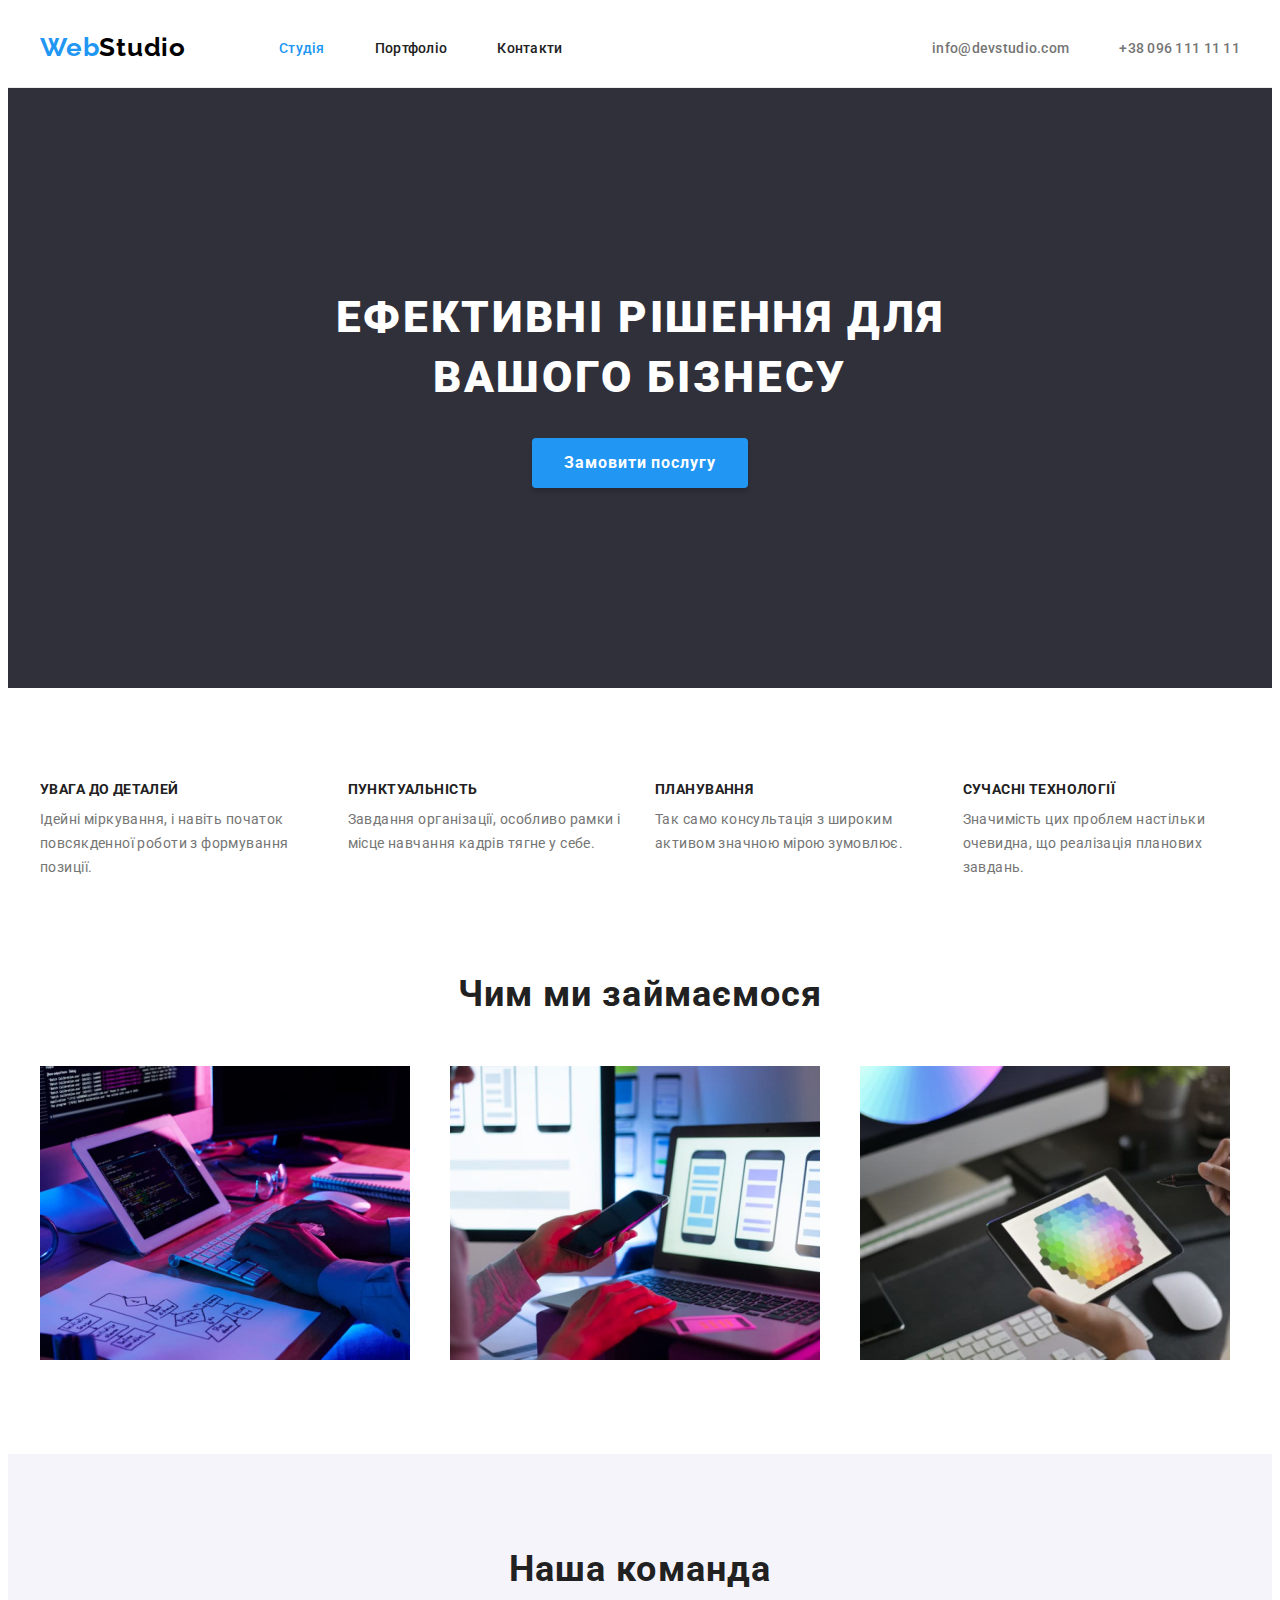
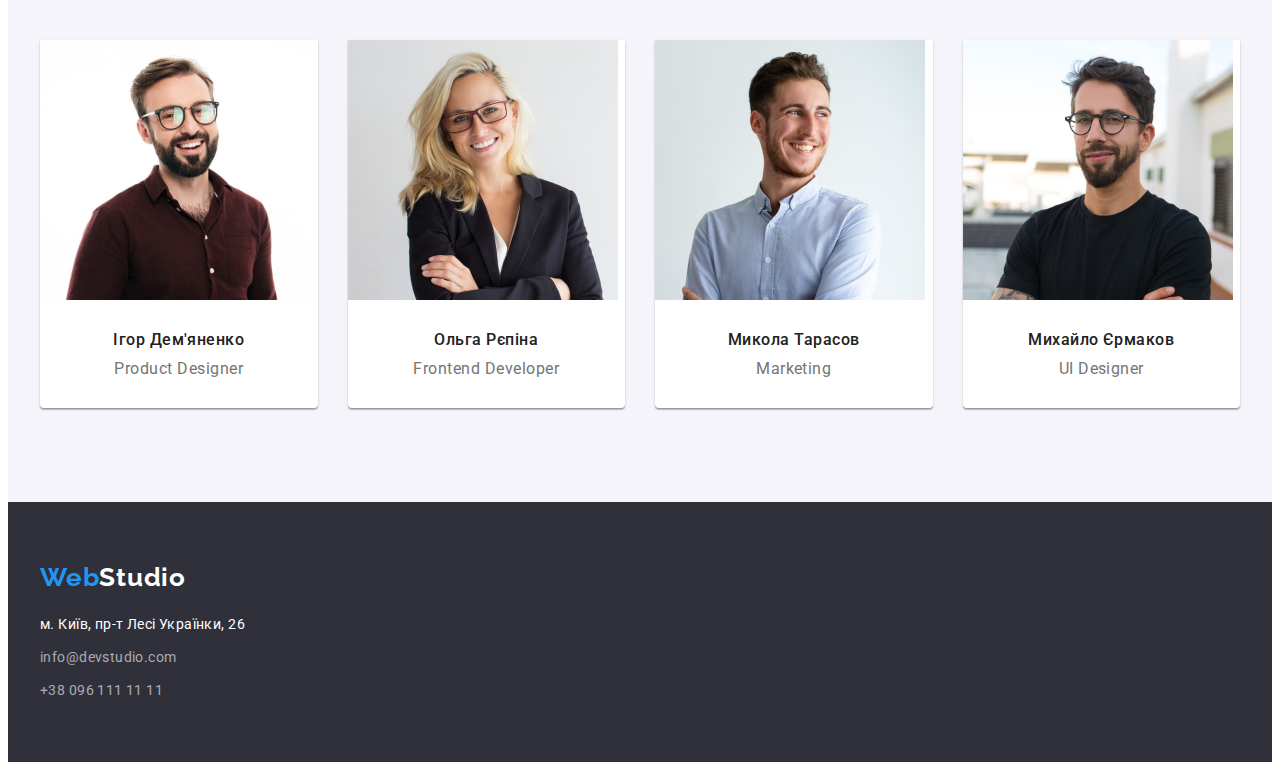
<file: index.html>
<!DOCTYPE html>
<html lang="uk">
  <head>
    <meta charset="UTF-8" />
    <meta http-equiv="X-UA-Compatible" content="IE=edge" />
    <meta name="viewport" content="width=device-width, initial-scale=1.0" />
    <title>WebStudio</title>
    <link rel="preconnect" href="https://fonts.googleapis.com" />
    <link rel="preconnect" href="https://fonts.gstatic.com" crossorigin />
    <link
      href="https://fonts.googleapis.com/css2?family=Montserrat:wght@400;700&family=Raleway:wght@700&family=Roboto:wght@400;500;700;900&display=swap"
      rel="stylesheet"
    />
    <link
      rel="stylesheet"
      href="https://cdnjs.cloudflare.com/ajax/libs/modern-normalize/1.1.0/modern-normalize.min.css"
      integrity="sha512-wpPYUAdjBVSE4KJnH1VR1HeZfpl1ub8YT/NKx4PuQ5NmX2tKuGu6U/JRp5y+Y8XG2tV+wKQpNHVUX03MfMFn9Q=="
      crossorigin="anonymous"
      referrerpolicy="no-referrer"
    />
    <link rel="stylesheet" href="./css/styles.css" />
  </head>
  <body>
    <header class="header">
      <div class="container header-container">
        <nav class="header-navigation">
          <a href="./index.html" class="header-logo"><span class="half-logo">Web</span>Studio</a>
          <ul class="list header-link-list">
            <li class="header-link-item">
              <a href="./index.html" class="nav-link link current">Студія</a>
            </li>
            <li class="header-link-item">
              <a href="./portfolio.html" class="nav-link link">Портфоліо</a>
            </li>
            <li class="header-link-item">
              <a href="" class="nav-link link">Контакти</a>
            </li>
          </ul>
        </nav>

        <ul class="list header-contacts-list">
          <li class="header-contacts-item">
            <a href="mailto:info@devstudio.com" class="header-link link">info@devstudio.com</a>
          </li>
          <li class="header-contacts-item">
            <a href="tel:+380961111111" class="header-link link">+38 096 111 11 11</a>
          </li>
        </ul>
      </div>
    </header>
    <main>
      <section class="hero-section section">
        <div class="container">
          <h1 class="hero-title">Ефективні рішення для вашого бізнесу</h1>
          <button type="button" class="hero-button btn">Замовити послугу</button>
        </div>
      </section>
      <section class="benefit-section section">
        <div class="container">
          <h2 class="visually-hidden">Переваги</h2>
          <ul class="list benefit-list">
            <li class="benefit-item">
              <h3 class="benefit-title">Увага до деталей</h3>
              <p class="benefit-alt">
                Ідейні міркування, і навіть початок повсякденної роботи з формування позиції.
              </p>
            </li>
            <li class="benefit-item">
              <h3 class="benefit-title">Пунктуальність</h3>
              <p class="benefit-alt">
                Завдання організації, особливо рамки і місце навчання кадрів тягне у себе.
              </p>
            </li>
            <li class="benefit-item">
              <h3 class="benefit-title">Планування</h3>
              <p class="benefit-alt">
                Так само консультація з широким активом значною мірою зумовлює.
              </p>
            </li>
            <li class="benefit-item">
              <h3 class="benefit-title">Сучасні технології</h3>
              <p class="benefit-alt">
                Значимість цих проблем настільки очевидна, що реалізація планових завдань.
              </p>
            </li>
          </ul>
        </div>
      </section>
      <section class="process-section section">
        <div class="container">
          <h2 class="process-title">Чим ми займаємося</h2>
          <ul class="list process-list">
            <li class="process-item">
              <img
                src="./image/box-1.jpg"
                class="process-image"
                alt="кодинг"
                width="370"
                height="294"
              />
            </li>
            <li class="process-item">
              <img
                src="./image/box-2.jpg"
                class="process-image"
                alt="адаптація"
                width="370"
                height="294"
              />
            </li>
            <li class="process-item">
              <img
                src="./image/box-3.jpg"
                class="process-image"
                alt="дизайн"
                width="370"
                height="294"
              />
            </li>
          </ul>
        </div>
      </section>
      <section class="member-section section">
        <div class="container">
          <h2 class="member-main-title">Наша команда</h2>
          <ul class="list member-list">
            <li class="member-item">
              <img
                src="./image/product-designer.jpg"
                class="member-image"
                alt="хлопець в окулярах"
                width="270"
                height="260"
              />
              <div class="member-container">
                <h3 class="member-title">Ігор Дем'яненко</h3>
                <p class="member-alt" lang="en">Product Designer</p>
              </div>
            </li>
            <li class="member-item">
              <img
                src="./image/frontend-developer.jpg"
                class="member-image"
                alt="дівчина в окулярах"
                width="270"
                height="260"
              />
              <div class="member-container">
                <h3 class="member-title">Ольга Рєпіна</h3>
                <p class="member-alt" lang="en">Frontend Developer</p>
              </div>
            </li>
            <li class="member-item">
              <img
                src="./image/marketing.jpg"
                class="member-image"
                alt="хлопець посміхається"
                width="270"
                height="260"
              />
              <div class="member-container">
                <h3 class="member-title">Микола Тарасов</h3>
                <p class="member-alt" lang="en">Marketing</p>
              </div>
            </li>
            <li class="member-item">
              <img
                src="./image/ui-designer.jpg"
                class="member-image"
                alt="хлопець в окулярах"
                width="270"
                height="260"
              />
              <div class="member-container">
                <h3 class="member-title">Михайло Єрмаков</h3>
                <p class="member-alt" lang="en">UI Designer</p>
              </div>
            </li>
          </ul>
        </div>
      </section>
    </main>
    <footer class="footer">
      <div class="container">
        <a href="./index.html" class="footer-logo"><span class="half-logo">Web</span>Studio</a>
        <address class="address">
          <ul class="list address-list">
            <li class="address-item">
              <a
                href="https://goo.gl/maps/ud8NmV5yiws8x5bs8"
                target="_blank"
                rel="noopener noreferrer"
                class="address-link link"
                >м. Київ, пр-т Лесі Українки, 26</a
              >
            </li>
            <li class="address-item">
              <a href="mailto:info@devstudio.com" class="footer-link link">info@devstudio.com</a>
            </li>
            <li class="address-item">
              <a href="tel:+380961111111" class="footer-link link">+38 096 111 11 11</a>
            </li>
          </ul>
        </address>
      </div>
    </footer>
  </body>
</html>
</file>
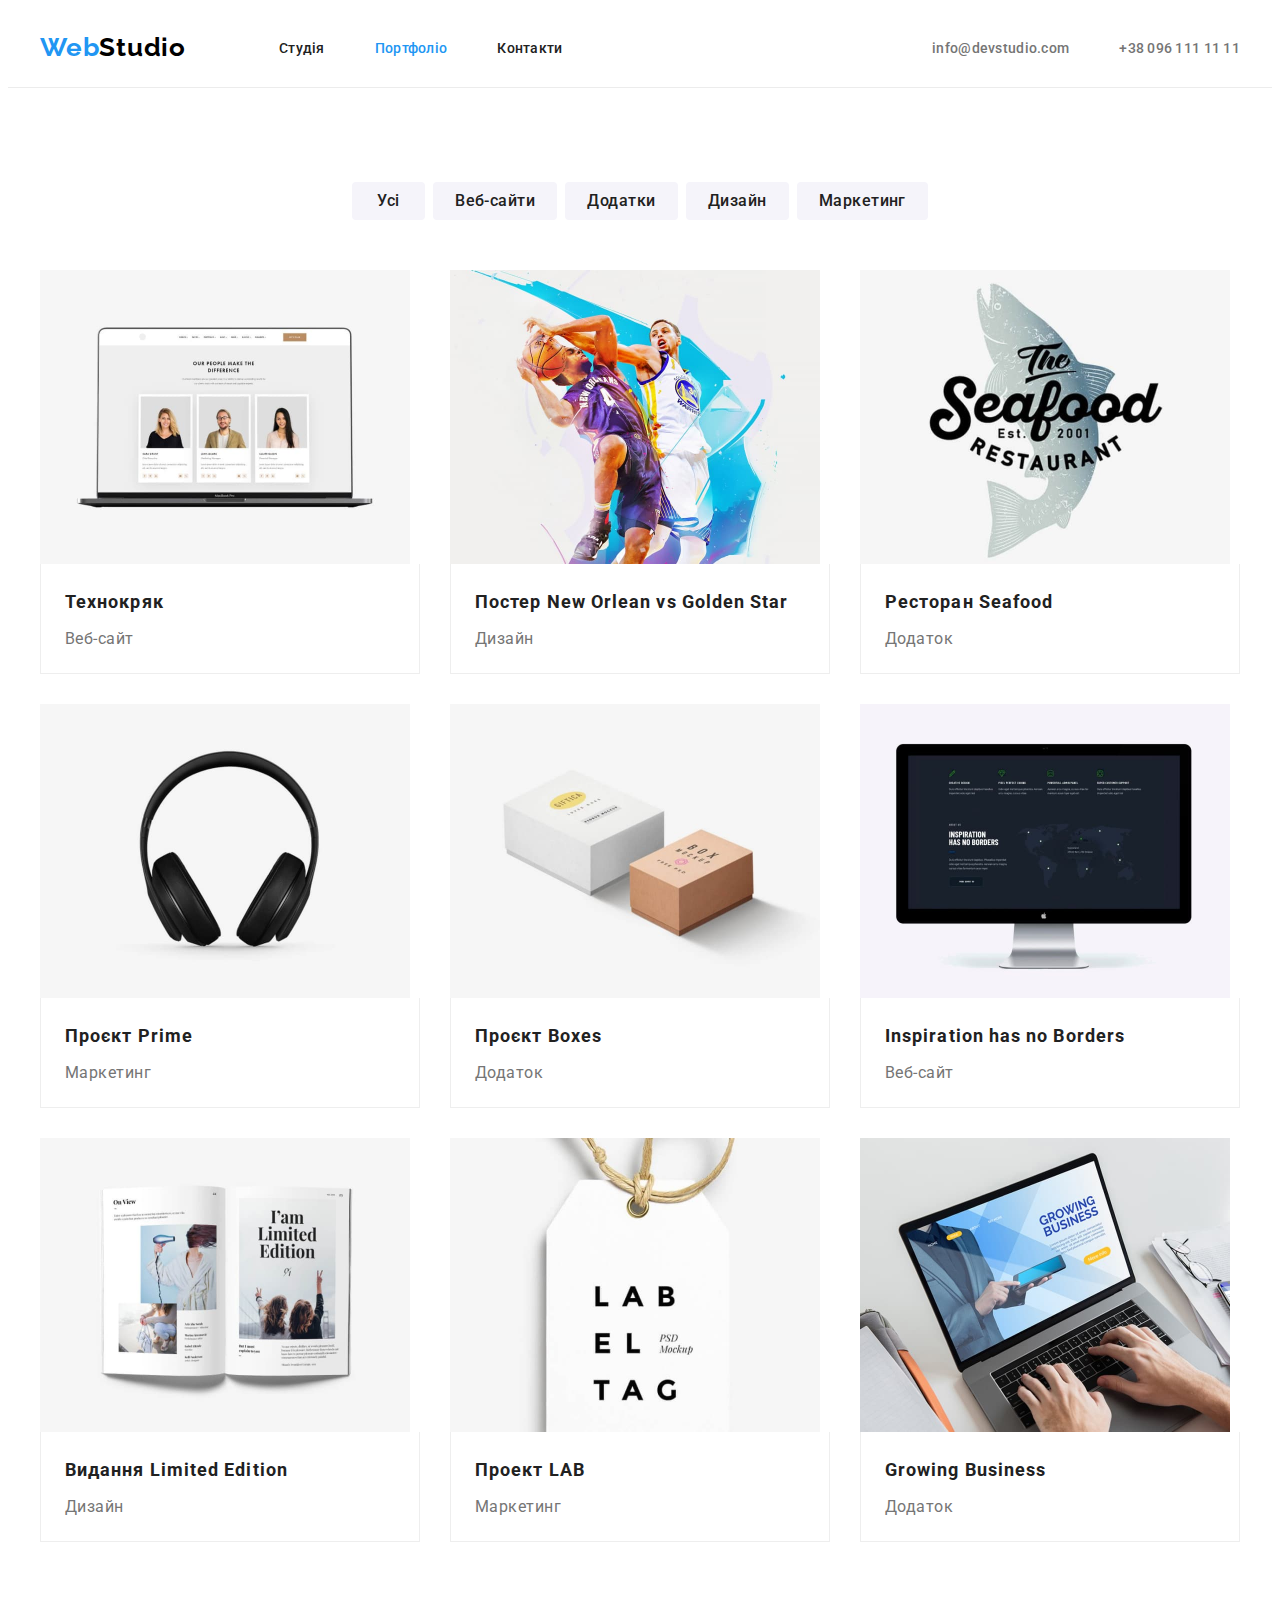
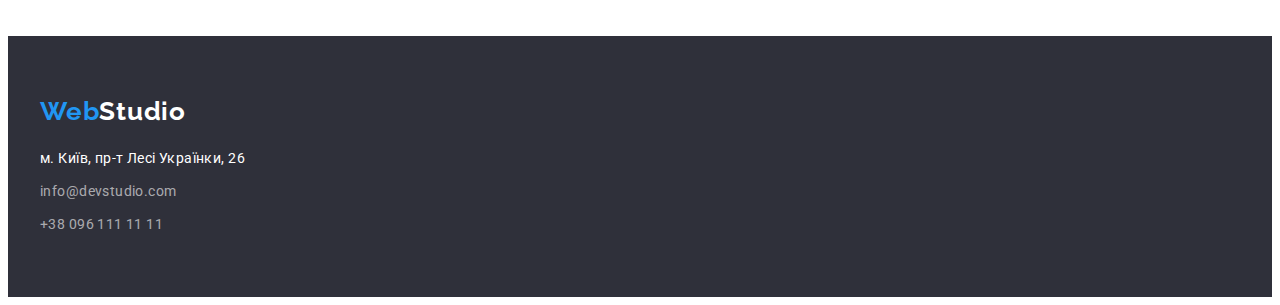
<file: portfolio.html>
<!DOCTYPE html>
<html lang="uk">
  <head>
    <meta charset="UTF-8" />
    <meta http-equiv="X-UA-Compatible" content="IE=edge" />
    <meta name="viewport" content="width=device-width, initial-scale=1.0" />
    <title>Портфоліо</title>
    <link rel="preconnect" href="https://fonts.googleapis.com" />
    <link rel="preconnect" href="https://fonts.gstatic.com" crossorigin />
    <link
      href="https://fonts.googleapis.com/css2?family=Montserrat:wght@400;700&family=Raleway:wght@700&family=Roboto:wght@400;500;700;900&display=swap"
      rel="stylesheet"
    />
    <link
      rel="stylesheet"
      href="https://cdnjs.cloudflare.com/ajax/libs/modern-normalize/1.1.0/modern-normalize.min.css"
      integrity="sha512-wpPYUAdjBVSE4KJnH1VR1HeZfpl1ub8YT/NKx4PuQ5NmX2tKuGu6U/JRp5y+Y8XG2tV+wKQpNHVUX03MfMFn9Q=="
      crossorigin="anonymous"
      referrerpolicy="no-referrer"
    />
    <link rel="stylesheet" href="./css/styles.css" />
  </head>
  <body>
    <header class="header">
      <div class="container header-container">
        <nav class="header-navigation">
          <a href="./index.html" class="header-logo"><span class="half-logo">Web</span>Studio</a>
          <ul class="list header-link-list">
            <li>
              <a href="./index.html" class="nav-link link">Студія</a>
            </li>
            <li>
              <a href="./portfolio.html" class="nav-link link current">Портфоліо</a>
            </li>
            <li>
              <a href="" class="nav-link link">Контакти</a>
            </li>
          </ul>
        </nav>

        <ul class="list header-contacts-list">
          <li>
            <a href="mailto:info@devstudio.com" class="header-link link">info@devstudio.com</a>
          </li>
          <li>
            <a href="tel:+380961111111" class="header-link link">+38 096 111 11 11</a>
          </li>
        </ul>
      </div>
    </header>
    <main>
      <section class="filter-section section">
        <div class="container">
          <h1 class="visually-hidden">Портфоліо</h1>
          <ul class="list filter-button-list">
            <li class="filter-button-item">
              <button type="button" class="filter-button btn">Усі</button>
            </li>
            <li class="filter-button-item">
              <button type="button" class="filter-button btn">Веб-сайти</button>
            </li>
            <li class="filter-button-item">
              <button type="button" class="filter-button btn">Додатки</button>
            </li>
            <li class="filter-button-item">
              <button type="button" class="filter-button btn">Дизайн</button>
            </li>
            <li class="filter-button-item">
              <button type="button" class="filter-button btn">Маркетинг</button>
            </li>
          </ul>
        </div>
        <div class="container">
          <ul class="list project-list">
            <li class="project-item">
              <img
                src="./image/work2/website.jpg"
                class="project-image"
                alt="ноутбук"
                width="370"
                height="294"
              />
              <div class="project-container">
                <h2 class="project-title">Технокряк</h2>
                <p class="project-alt">Веб-сайт</p>
              </div>
            </li>
            <li class="project-item">
              <img
                src="./image/work2/poster.jpg"
                class="project-image"
                alt="баскетбол"
                width="370"
                height="294"
              />
              <div class="project-container">
                <h2 class="project-title">
                  Постер <span lang="en">New Orlean vs Golden Star</span>
                </h2>
                <p class="project-alt">Дизайн</p>
              </div>
            </li>
            <li class="project-item">
              <img
                src="./image/work2/logo-seafood.jpg"
                class="project-image"
                alt="риба"
                width="370"
                height="294"
              />
              <div class="project-container">
                <h2 class="project-title">Ресторан <span lang="en">Seafood</span></h2>
                <p class="project-alt">Додаток</p>
              </div>
            </li>
            <li class="project-item">
              <img
                src="./image/work2/headphones.jpg"
                class="project-image"
                alt="навушники"
                width="370"
                height="294"
              />
              <div class="project-container">
                <h2 class="project-title">Проєкт <span lang="en">Prime</span></h2>
                <p class="project-alt">Маркетинг</p>
              </div>
            </li>
            <li class="project-item">
              <img
                src="./image/work2/boxes.jpg"
                class="project-image"
                alt="коробки"
                width="370"
                height="294"
              />
              <div class="project-container">
                <h2 class="project-title">Проєкт <span lang="en">Boxes</span></h2>
                <p class="project-alt">Додаток</p>
              </div>
            </li>
            <li class="project-item">
              <img
                src="./image/work2/monitor.jpg"
                class="project-image"
                alt="монітор"
                width="370"
                height="294"
              />
              <div class="project-container">
                <h2 class="project-title">
                  <span lang="en">Inspiration has no Borders</span>
                </h2>
                <p class="project-alt">Веб-сайт</p>
              </div>
            </li>
            <li class="project-item">
              <img
                src="./image/work2/edition.jpg"
                class="project-image"
                alt="книжка"
                width="370"
                height="294"
              />
              <div class="project-container">
                <h2 class="project-title">Видання <span lang="en">Limited Edition</span></h2>
                <p class="project-alt">Дизайн</p>
              </div>
            </li>
            <li class="project-item">
              <img
                src="./image/work2/projekt-lab.jpg"
                class="project-image"
                alt="етикетка"
                width="370"
                height="294"
              />
              <div class="project-container">
                <h2 class="project-title">Проект <span lang="en">LAB</span></h2>
                <p class="project-alt">Маркетинг</p>
              </div>
            </li>
            <li class="project-item">
              <img
                src="./image/work2/growing-business.jpg"
                class="project-image"
                alt="ноутбук"
                width="370"
                height="294"
              />
              <div class="project-container">
                <h2 class="project-title">
                  <span lang="en">Growing Business</span>
                </h2>
                <p class="project-alt">Додаток</p>
              </div>
            </li>
          </ul>
        </div>
      </section>
    </main>
    <footer class="footer">
      <div class="container">
        <a href="./index.html" class="footer-logo"><span class="half-logo">Web</span>Studio</a>
        <address class="address">
          <ul class="list address-list">
            <li class="address-item">
              <a
                href="https://goo.gl/maps/ud8NmV5yiws8x5bs8"
                target="_blank"
                rel="noopener noreferrer"
                class="address-link link"
                >м. Київ, пр-т Лесі Українки, 26</a
              >
            </li>
            <li class="address-item">
              <a href="mailto:info@devstudio.com" class="footer-link link">info@devstudio.com</a>
            </li>
            <li class="address-item">
              <a href="tel:+380961111111" class="footer-link link">+38 096 111 11 11</a>
            </li>
          </ul>
        </address>
      </div>
    </footer>
  </body>
</html>
</file>
<file: css/styles.css>
:root {
  --master-text-color: #212121;
  --slave-text-color: #757575;
  --accent-site-color: #2196f3;
  --pure-white-color: #ffffff;
}

body {
  font-family: 'roboto', sans-serif;
  color: var(--master-text-color);
  background-color: var(--pure-white-color);
}

p,
h1,
h2,
h3 {
  margin: 0;
}

ul {
  margin: 0;
  padding-left: 0;
}

.container {
  width: 1200px;
  margin: 0 auto;
  padding-left: 15px;
  padding-right: 15px;
  /* outline: 2px solid #2196f3; */
}

.link {
  text-decoration: none;
}

.link:hover,
.link:focus {
  color: var(--accent-site-color);
}

.list {
  list-style: none;
}

.header {
  border-bottom: 1px solid #ececec;
}

.header-container {
  display: flex;
  align-items: center;
}

.header-navigation {
  display: flex;
  align-items: center;
}

.header-link-list {
  display: flex;
  align-items: center;
  gap: 50px;
}

/* .header-link-item {не задіяний} */

.header-contacts-list {
  display: flex;
  align-items: center;
  gap: 50px;
  margin-left: auto;
}

/* .header-contacts-item {не задіяний} */

.header-logo {
  font-family: 'Raleway';
  font-weight: 700;
  font-size: 26px;
  line-height: 1.19;
  letter-spacing: 0.03em;
  color: #000000;
  text-decoration: none;
  margin-right: 93px;
  padding-top: 24px;
  padding-bottom: 24px;
}

.half-logo {
  color: var(--accent-site-color);
}

.nav-link {
  font-weight: 500;
  font-size: 14px;
  line-height: 1.14;
  letter-spacing: 0.02em;
  color: var(--master-text-color);
  padding-top: 32px;
  padding-bottom: 32px;
}

.current {
  color: var(--accent-site-color);
}

.header-link {
  font-weight: 500;
  font-size: 14px;
  line-height: 1.14;
  letter-spacing: 0.02em;
  color: var(--slave-text-color);
  padding-top: 32px;
  padding-bottom: 32px;
}

.section {
  padding-top: 94px;
  padding-bottom: 94px;
}

.hero-section {
  background-color: #2f303a;
  padding-top: 200px;
  padding-bottom: 200px;
  text-align: center;
}

.hero-title {
  font-weight: 900;
  font-size: 44px;
  line-height: 1.36;
  letter-spacing: 0.06em;
  text-transform: uppercase;
  color: var(--pure-white-color);
  max-width: 696px;
  margin: 0 auto;
}

.hero-button {
  font-weight: 700;
  font-size: 16px;
  line-height: 1.88;
  letter-spacing: 0.06em;
  color: var(--pure-white-color);
  background-color: var(--accent-site-color);
  box-shadow: 0px 4px 4px rgba(0, 0, 0, 0.15);
  padding: 10px 32px;
  margin-top: 30px;
}

.hero-button:active {
  background-color: #188ce8;
}

.btn {
  cursor: pointer;
  font-family: inherit;
  /* Чи можна використовувати бордер 0? */
  border: 0px solid transparent;
  border-radius: 4px;
}

.benefit-section {
  padding-bottom: 0;
}

.benefit-list {
  display: flex;
  gap: 30px;
}

.benefit-item {
  width: calc((100% - 90px) / 4);
}

.benefit-title {
  font-weight: 700;
  font-size: 14px;
  line-height: 1.14;
  letter-spacing: 0.03em;
  text-transform: uppercase;
  margin-bottom: 10px;
}

.benefit-alt {
  font-size: 14px;
  line-height: 1.71;
  letter-spacing: 0.03em;
  color: var(--slave-text-color);
}

/* .process-section {не задіяний} */

.process-list {
  display: flex;
  gap: 30px;
}

.process-item {
  width: calc((100% - 60px) / 3);
}

.process-image {
  display: block;
  max-width: 100%;
  height: auto;
}

.process-title,
.member-main-title {
  font-weight: 700;
  font-size: 36px;
  line-height: 1.17;
  text-align: center;
  letter-spacing: 0.03em;
  margin-bottom: 50px;
}

.member-section {
  background-color: #f5f4fa;
}

.member-list {
  display: flex;
  gap: 30px;
}

.member-item {
  background-color: var(--pure-white-color);
  box-shadow: 0px 1px 3px rgba(0, 0, 0, 0.12), 0px 1px 1px rgba(0, 0, 0, 0.14),
    0px 2px 1px rgba(0, 0, 0, 0.2);
  width: calc((100% - 90px) / 4);
  border-radius: 0px 0px 4px 4px;
}

.member-image {
  display: block;
  max-width: 100%;
  height: auto;
}

.member-container {
  padding: 30px 0;
}

.member-title {
  font-weight: 500;
  font-size: 16px;
  line-height: 1.19;
  text-align: center;
  letter-spacing: 0.03em;
  margin-bottom: 10px;
}

.member-alt {
  font-size: 16px;
  line-height: 1.19;
  text-align: center;
  letter-spacing: 0.03em;
  color: var(--slave-text-color);
}

.footer {
  background-color: #2f303a;
  padding-top: 60px;
  padding-bottom: 60px;
}

.footer-logo {
  font-family: 'Raleway';
  font-weight: 700;
  font-size: 26px;
  line-height: 1.19;
  letter-spacing: 0.03em;
  color: var(--pure-white-color);
  text-decoration: none;
}

.address {
  margin-top: 20px;
}

/* .address-list {не задіяний} */

.address-item:not(:last-child) {
  margin-bottom: 9px;
}

.address-link {
  font-style: normal;
  font-size: 14px;
  line-height: 1.71;
  letter-spacing: 0.03em;
  color: var(--pure-white-color);
}

.footer-link {
  font-style: normal;
  font-size: 14px;
  line-height: 1.71;
  letter-spacing: 0.03em;
  color: rgba(255, 255, 255, 0.6);
}

.visually-hidden {
  position: absolute;
  white-space: nowrap;
  width: 1px;
  height: 1px;
  overflow: hidden;
  border: 0;
  padding: 0;
  clip: rect(0 0 0 0);
  clip-path: inset(50%);
  margin: -1px;
}

/* .filter-section {не задіяний} */

.filter-button-list {
  display: flex;
  gap: 8px;
  margin-bottom: 50px;
  justify-content: center;
}

/* .filter-button-item {не задіяний} */

.filter-button {
  font-weight: 500;
  font-size: 16px;
  line-height: 1.62;
  letter-spacing: 0.03em;
  color: var(--master-text-color);
  background-color: #f5f4fa;
  min-width: 73px;
  padding: 6px 22px;
}

.filter-button:hover,
.filter-button:focus {
  color: var(--pure-white-color);
  background-color: var(--accent-site-color);
  box-shadow: 0px 3px 1px rgba(0, 0, 0, 0.1), 0px 1px 2px rgba(0, 0, 0, 0.08),
    0px 2px 2px rgba(0, 0, 0, 0.12);
}

.project-list {
  display: flex;
  flex-wrap: wrap;
  gap: 30px;
}

.project-item {
  background-color: var(--pure-white-color);
  width: calc((100% - 60px) / 3);
}

.project-image {
  display: block;
  max-width: 100%;
  height: auto;
}

.project-container {
  border: 1px solid #eeeeee;
  border-top: none;
  padding: 20px 24px 19px 24px;
}

.project-title {
  font-weight: 700;
  font-size: 18px;
  line-height: 2;
  letter-spacing: 0.06em;
  color: var(--master-text-color);
  margin-bottom: 4px;
}

.project-alt {
  font-size: 16px;
  line-height: 1.88;
  letter-spacing: 0.03em;
  color: var(--slave-text-color);
}
</file>
